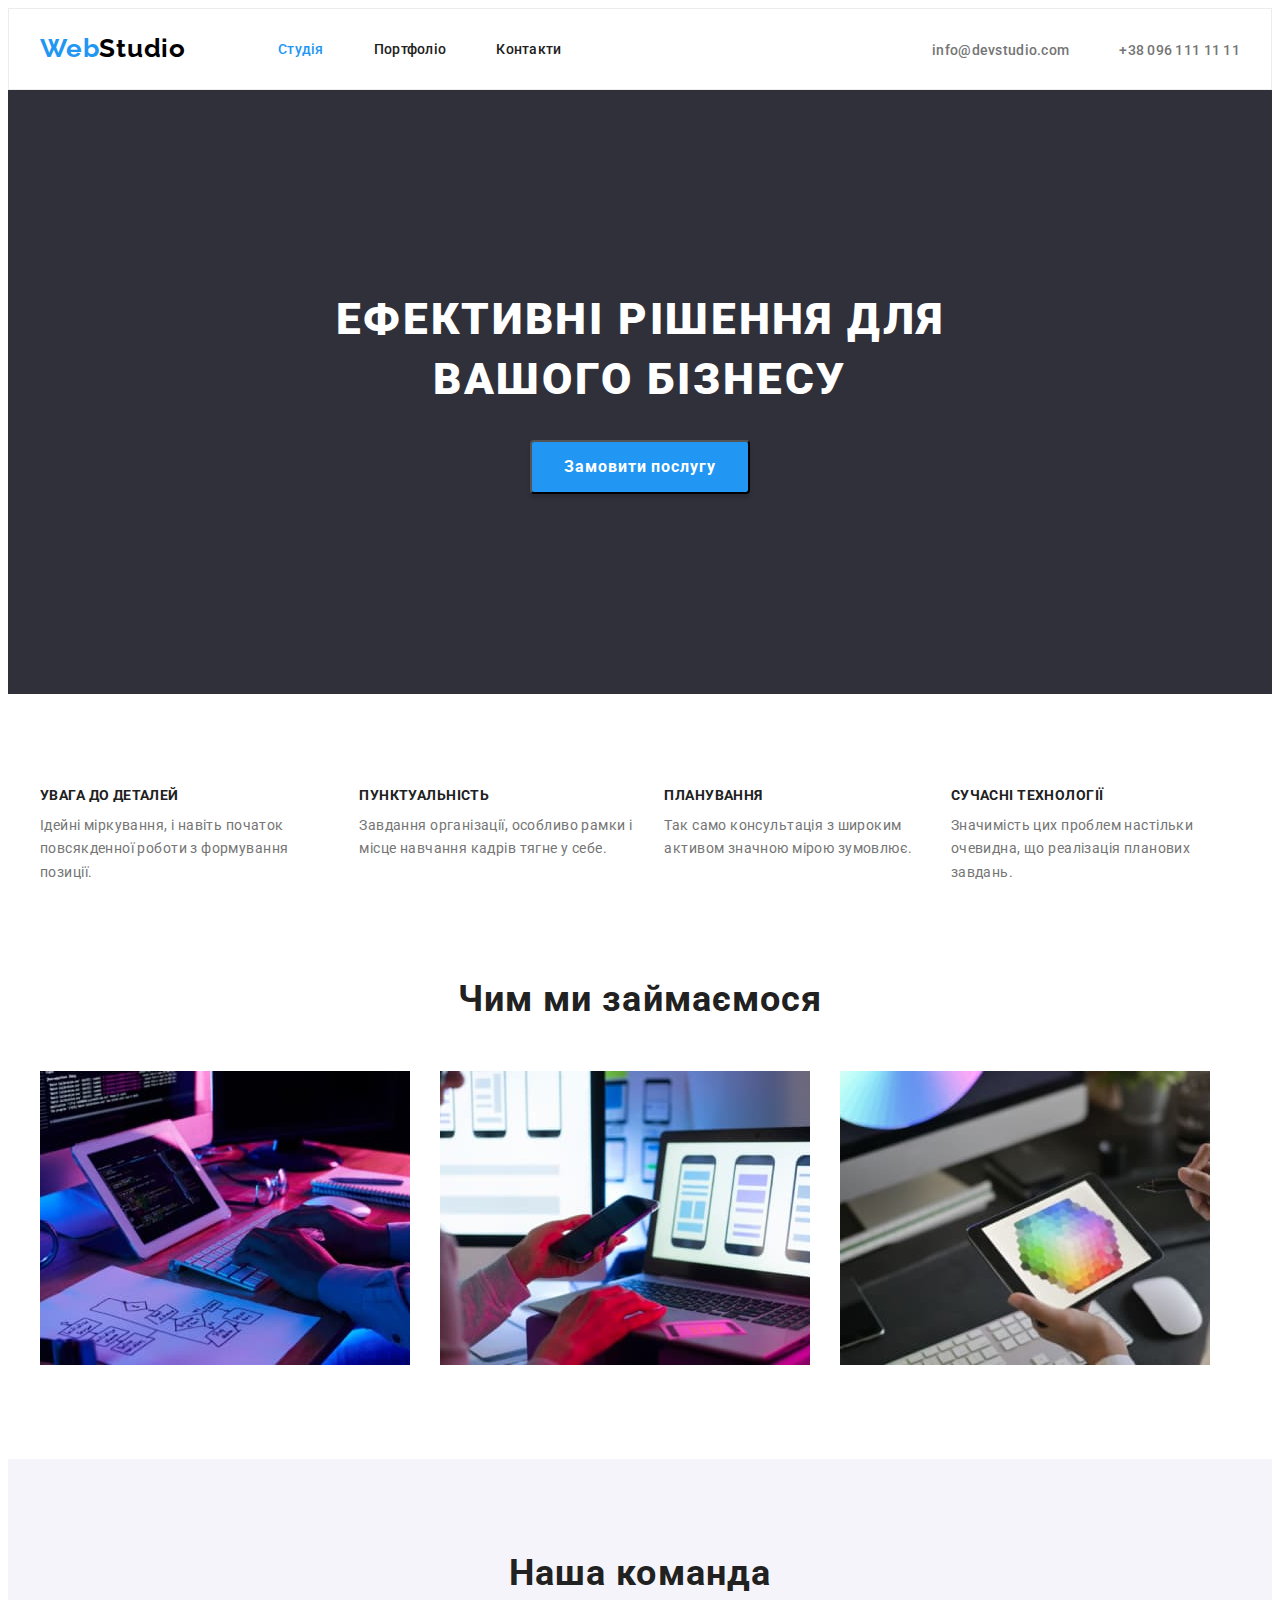
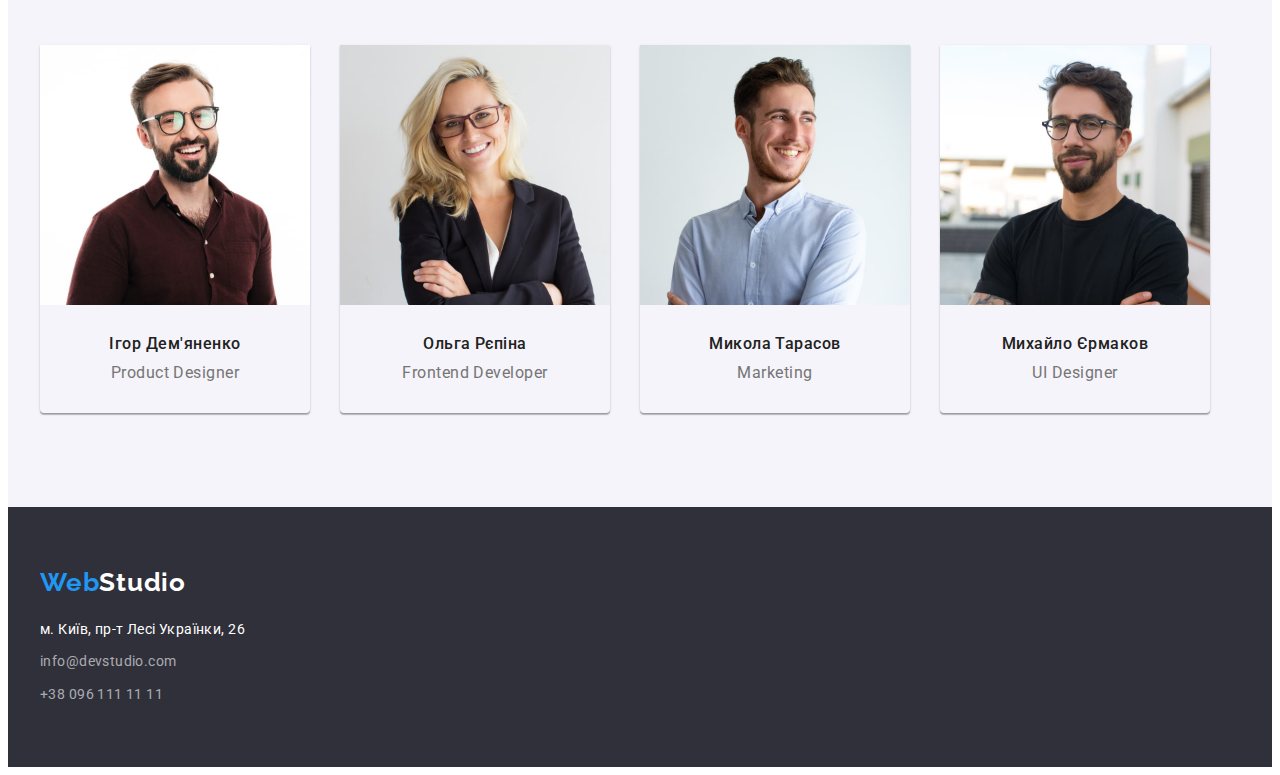
<file: index.html>
<!DOCTYPE html>
<html lang="uk">
  <head>
    <meta charset="UTF-8" />
    <meta http-equiv="X-UA-Compatible" content="IE=edge" />
    <meta name="viewport" content="width=device-width, initial-scale=1.0" />
    <title>WebStudio</title>
    <link rel="preconnect" href="https://fonts.googleapis.com" />
    <link rel="preconnect" href="https://fonts.gstatic.com" crossorigin />
    <link
      href="https://fonts.googleapis.com/css2?family=Raleway:wght@700&family=Roboto:wght@400;500;700;900&display=swap"
      rel="stylesheet"
    />
    <link
      rel="stylesheet"
      href="https://cdnjs.cloudflare.com/ajax/libs/modern-normalize/1.1.0/modern-normalize.min.css"
      integrity="sha512-wpPYUAdjBVSE4KJnH1VR1HeZfpl1ub8YT/NKx4PuQ5NmX2tKuGu6U/JRp5y+Y8XG2tV+wKQpNHVUX03MfMFn9Q=="
      crossorigin="anonymous"
      referrerpolicy="no-referrer"
    />
    <link rel="stylesheet" href="./css/styles.css" />
  </head>
  <body>
    <!--header -->
    <header class="header">
      <div class="container main-header">
        <a href="./index.html" class="logo up"
          >Web<span class="logo-header">Studio</span>
        </a>
        <nav class="nav">
          <ul class="nav-list list">
            <li class="item">
              <a href="./index.html" class="nav-link-current">Студія</a>
            </li>
            <li class="item">
              <a href="./portfoloio.html" class="nav-link">Портфоліо</a>
            </li>
            <li class="item"><a href="" class="nav-link"> Контакти</a></li>
          </ul>
        </nav>
        <ul class="header-list list">
          <li class="item">
            <a href="mailto:info@devstudio.com" class="list-link"
              >info@devstudio.com</a
            >
          </li>
          <li class="item">
            <a href="tel:+380961111111" class="list-link">+38 096 111 11 11</a>
          </li>
        </ul>
      </div>
    </header>
    <!-- main -->
    <main>
      <!-- hero -->
      <section class="hero">
        <h1 class="hero-title">Ефективні рішення для вашого бізнесу</h1>
        <button type="button" class="hero-btn">Замовити послугу</button>
      </section>
      <!-- benefits -->
      <section class="benefits">
        <div class="container">
          <h2 class="visually-hidden">Переваги</h2>
          <ul class="benefits-list list">
            <li class="item">
              <h3 class="benefits-title">Увага до деталей</h3>
              <p class="benefits-text">
                Ідейні міркування, і навіть початок повсякденної роботи з
                формування позиції.
              </p>
            </li>
            <li class="item">
              <h3 class="benefits-title">Пунктуальність</h3>
              <p class="benefits-text">
                Завдання організації, особливо рамки і місце навчання кадрів
                тягне у себе.
              </p>
            </li>
            <li class="item">
              <h3 class="benefits-title">Планування</h3>
              <p class="benefits-text">
                Так само консультація з широким активом значною мірою зумовлює.
              </p>
            </li>
            <li class="item">
              <h3 class="benefits-title">Сучасні технології</h3>
              <p class="benefits-text">
                Значимість цих проблем настільки очевидна, що реалізація
                планових завдань.
              </p>
            </li>
          </ul>
        </div>
      </section>
      <!-- activity -->
      <section class="activity">
        <div class="container">
          <h2 class="activity-title">Чим ми займаємося</h2>
          <ul class="activity-list list">
            <li class="item">
              <img
                src="./image/studio/photo1.jpg"
                alt="Набір текста на клавіатурі"
                width="370"
              />
            </li>
            <li class="item">
              <img
                src="./image/studio/photo2.jpg"
                alt="Робота на ноутбуці"
                width="370"
              />
            </li>
            <li class="item">
              <img
                src="./image/studio/photo3.jpg"
                alt="Робота за планшетом"
                width="370"
              />
            </li>
          </ul>
        </div>
      </section>
      <!--team -->
      <section class="team">
        <div class="container">
          <h2 class="team-title">Наша команда</h2>
          <ul class="team-list list">
            <li class="team-item">
              <img
                src="./image/studio/img1.jpg"
                alt="Співробітник Ігор Дем'яненко"
                width="270"
              />
              <div class="description">
                <h3 class="team-person">Ігор Дем'яненко</h3>
                <p lang="en" class="team-text">Product Designer</p>
              </div>
            </li>
            <li class="team-item">
              <img
                src="./image/studio/img2.jpg"
                alt="Співробітник Ольга Рєпіна"
                width="270"
              />
              <div class="description">
                <h3 class="team-person">Ольга Рєпіна</h3>
                <p lang="en" class="team-text">Frontend Developer</p>
              </div>
            </li>
            <li class="team-item">
              <img
                src="./image/studio/img3.jpg"
                alt="Співробітник Микола Тарасов"
                width="270"
              />
              <div class="description">
                <h3 class="team-person">Микола Тарасов</h3>
                <p lang="en" class="team-text">Marketing</p>
              </div>
            </li>
            <li class="team-item">
              <img
                src="./image/studio/img4.jpg"
                alt="Співробітник Михайло Єрмаков"
                width="270"
              />
              <div class="description">
                <h3 class="team-person">Михайло Єрмаков</h3>
                <p lang="en" class="team-text">UI Designer</p>
              </div>
            </li>
          </ul>
        </div>
      </section>
    </main>
    <!-- footer -->
    <footer class="footer">
      <div class="container main-footer">
        <a href="./index.html" class="logo"
          >Web<span class="logo-footer">Studio</span></a
        >
        <address>
          <ul class="footer-list list">
            <li class="item">
              <a
                href="https://www.google.com.ua/maps/place/%D0%B1%D1%83%D0%BB.+%D0%9B%D0%B5%D1%81%D0%B8+%D0%A3%D0%BA%D1%80%D0%B0%D0%B8%D0%BD%D0%BA%D0%B8,+26,+%D0%9A%D0%B8%D0%B5%D0%B2,+02000/@50.4265807,30.5361971,17z/data=!4m13!1m7!3m6!1s0x40d4cf0e033ecbe9:0x57a4dffefec77da0!2z0LHRg9C7LiDQm9C10YHQuCDQo9C60YDQsNC40L3QutC4LCAyNiwg0JrQuNC10LIsIDAyMDAw!3b1!8m2!3d50.4265807!4d30.5383859!3m4!1s0x40d4cf0e033ecbe9:0x57a4dffefec77da0!8m2!3d50.4265807!4d30.5383858?hl=ru"
                target="_blank"
                rel="noopener noreferrer nofollow"
                class="footer-adress"
                >м. Київ, пр-т Лесі Українки, 26</a
              >
            </li>
            <li class="item">
              <a href="mailto:info@devstudio.com" class="footer-contact"
                >info@devstudio.com</a
              >
            </li>
            <li class="item">
              <a href="tel:+380961111111" class="footer-contact"
                >+38 096 111 11 11</a
              >
            </li>
          </ul>
        </address>
      </div>
    </footer>
  </body>
</html>
</file>
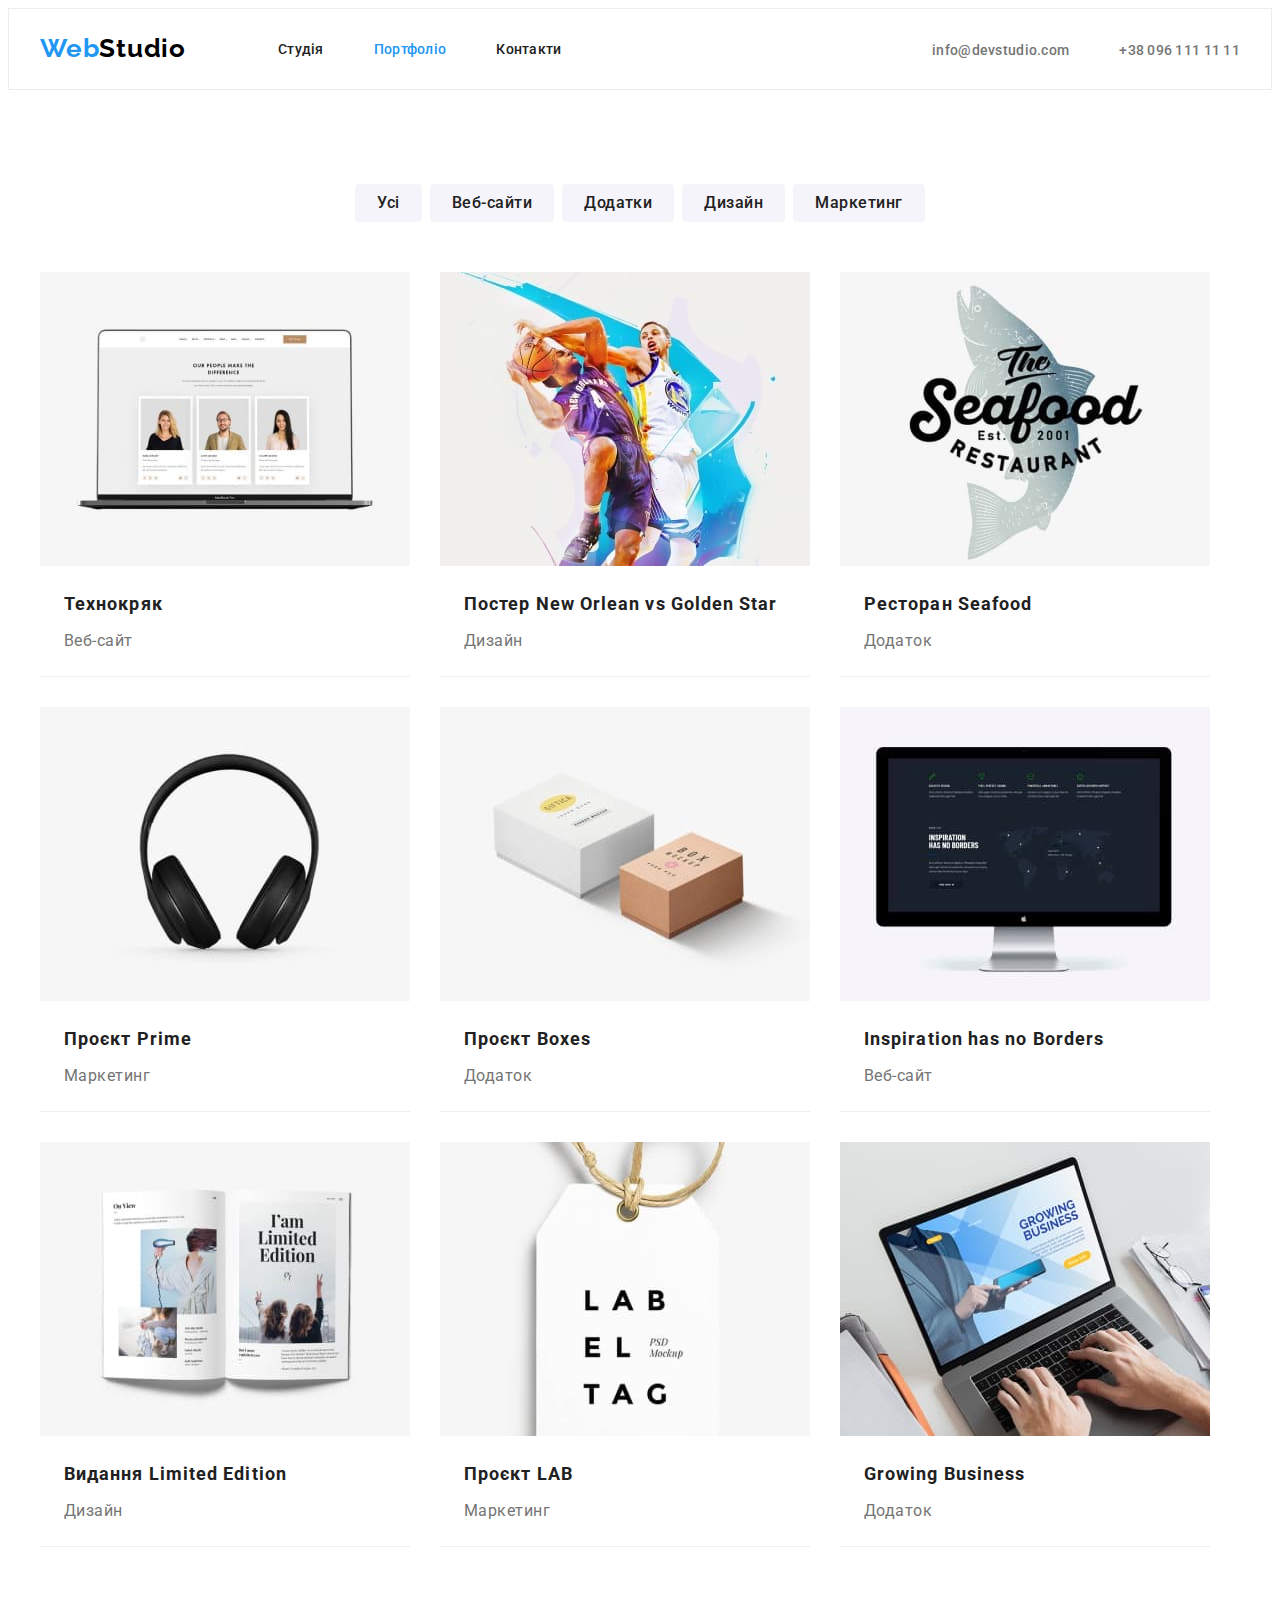
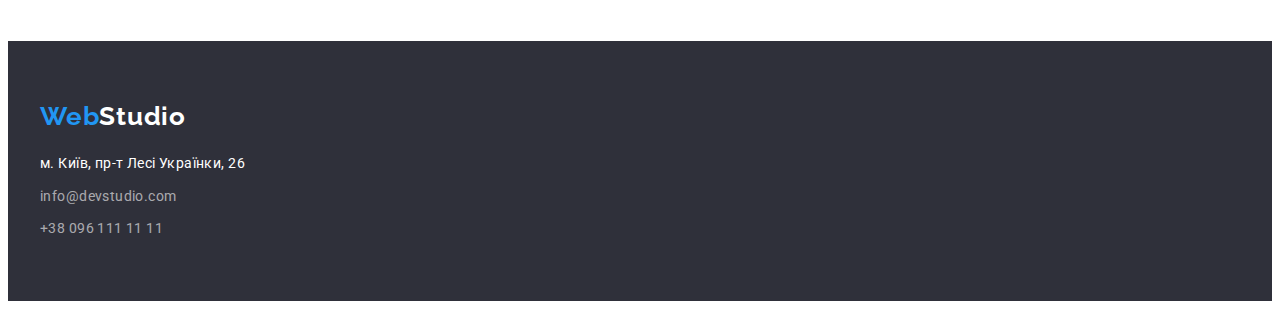
<file: portfoloio.html>
<!DOCTYPE html>
<html lang="uk">
  <head>
    <meta charset="UTF-8" />
    <meta http-equiv="X-UA-Compatible" content="IE=edge" />
    <meta name="viewport" content="width=device-width, initial-scale=1.0" />
    <title>WebStudio</title>
    <link rel="preconnect" href="https://fonts.googleapis.com" />
    <link rel="preconnect" href="https://fonts.gstatic.com" crossorigin />
    <link
      href="https://fonts.googleapis.com/css2?family=Raleway:wght@700&family=Roboto:wght@400;500;700;900&display=swap"
      rel="stylesheet"
    />
    <link
      rel="stylesheet"
      href="https://cdnjs.cloudflare.com/ajax/libs/modern-normalize/1.1.0/modern-normalize.min.css"
      integrity="sha512-wpPYUAdjBVSE4KJnH1VR1HeZfpl1ub8YT/NKx4PuQ5NmX2tKuGu6U/JRp5y+Y8XG2tV+wKQpNHVUX03MfMFn9Q=="
      crossorigin="anonymous"
      referrerpolicy="no-referrer"
    />
    <link rel="stylesheet" href="./css/styles.css" />
  </head>
  <body>
    <!-- header -->
    <header class="header">
      <div class="container main-header">
        <a href="./index.html" class="logo up"
          >Web<span class="logo-header">Studio</span>
        </a>
        <nav class="nav">
          <ul class="nav-list list">
            <li class="item">
              <a href="./index.html" class="nav-link">Студія</a>
            </li>
            <li class="item">
              <a href="./portfoloio.html" class="nav-link-current">Портфоліо</a>
            </li>
            <li class="item"><a href="" class="nav-link"> Контакти</a></li>
          </ul>
        </nav>
        <ul class="header-list list">
          <li class="item">
            <a href="mailto:info@devstudio.com" class="list-link"
              >info@devstudio.com</a
            >
          </li>
          <li class="item">
            <a href="tel:+380961111111" class="list-link">+38 096 111 11 11</a>
          </li>
        </ul>
      </div>
    </header>
    <main>
      <!-- portfolio -->
      <section class="portfolio">
        <div class="container">
          <h1 class="visually-hidden">Портфоліо</h1>
          <ul class="portfolio-btn list">
            <li class="item">
              <button type="button" class="btn">Усі</button>
            </li>
            <li class="item">
              <button type="button" class="btn">Веб-сайти</button>
            </li>
            <li class="item">
              <button type="button" class="btn">Додатки</button>
            </li>
            <li class="item">
              <button type="button" class="btn">Дизайн</button>
            </li>
            <li class="item">
              <button type="button" class="btn">Маркетинг</button>
            </li>
          </ul>
          <ul class="portfolio-list list">
            <li class="item">
              <a href=""
                ><img
                  src="./image/portfolio/img1.jpg"
                  alt="ноутбук"
                  width="370"
                />
                <div class="desc">
                  <h2 class="portfolio-title">Технокряк</h2>
                  <p class="portfolio-text">Веб-сайт</p>
                </div></a
              >
            </li>
            <li class="item">
              <a href="">
                <img
                  src="./image/portfolio/img2.jpg"
                  alt="баскетболісти"
                  width="370"
                />
                <div class="desc">
                  <h2 class="portfolio-title">
                    Постер New Orlean vs Golden Star
                  </h2>
                  <p class="portfolio-text">Дизайн</p>
                </div></a
              >
            </li>
            <li class="item">
              <a href=""
                ><img
                  src="./image/portfolio/img3.jpg"
                  alt="логотип ресторану з назвою"
                  width="370"
                />
                <div class="desc">
                  <h2 class="portfolio-title">Ресторан Seafood</h2>
                  <p class="portfolio-text">Додаток</p>
                </div></a
              >
            </li>
            <li class="item">
              <a href=""
                ><img
                  src="./image/portfolio/img4.jpg"
                  alt="навушники"
                  width="370"
                />
                <div class="desc">
                  <h2 class="portfolio-title">Проєкт Prime</h2>
                  <p class="portfolio-text">Маркетинг</p>
                </div></a
              >
            </li>
            <li class="item">
              <a href=""
                ><img
                  src="./image/portfolio/img5.jpg"
                  alt="дві коробки"
                  width="370"
                />
                <div class="desc">
                  <h2 class="portfolio-title">Проєкт Boxes</h2>
                  <p class="portfolio-text">Додаток</p>
                </div></a
              >
            </li>
            <li class="item">
              <a href=""
                ><img
                  src="./image/portfolio/img6.jpg"
                  alt="екран монітора"
                  width="370"
                />
                <div class="desc">
                  <h2 class="portfolio-title">Inspiration has no Borders</h2>
                  <p class="portfolio-text">Веб-сайт</p>
                </div></a
              >
            </li>
            <li class="item">
              <a href=""
                ><img
                  src="./image/portfolio/img7.jpg"
                  alt="розгорнута книга"
                  width="370"
                />
                <div class="desc">
                  <h2 class="portfolio-title">Видання Limited Edition</h2>
                  <p class="portfolio-text">Дизайн</p>
                </div></a
              >
            </li>
            <li class="item">
              <a href=""
                ><img
                  src="./image/portfolio/img8.jpg"
                  alt="брелок з логотипом"
                  width="370"
                />
                <div class="desc">
                  <h2 class="portfolio-title">Проєкт LAB</h2>
                  <p class="portfolio-text">Маркетинг</p>
                </div></a
              >
            </li>
            <li class="item">
              <a href=""
                ><img
                  src="./image/portfolio/img9.jpg"
                  alt="людина працює за ноутбуком"
                  width="370"
                />
                <div class="desc">
                  <h2 class="portfolio-title">Growing Business</h2>
                  <p class="portfolio-text">Додаток</p>
                </div></a
              >
            </li>
          </ul>
        </div>
      </section>
    </main>
    <footer class="footer">
      <div class="container main-footer">
        <a href="./index.html" class="logo"
          >Web<span class="logo-footer">Studio</span></a
        >
        <address>
          <ul class="footer-list list">
            <li class="item">
              <a
                href="https://www.google.com.ua/maps/place/%D0%B1%D1%83%D0%BB.+%D0%9B%D0%B5%D1%81%D0%B8+%D0%A3%D0%BA%D1%80%D0%B0%D0%B8%D0%BD%D0%BA%D0%B8,+26,+%D0%9A%D0%B8%D0%B5%D0%B2,+02000/@50.4265807,30.5361971,17z/data=!4m13!1m7!3m6!1s0x40d4cf0e033ecbe9:0x57a4dffefec77da0!2z0LHRg9C7LiDQm9C10YHQuCDQo9C60YDQsNC40L3QutC4LCAyNiwg0JrQuNC10LIsIDAyMDAw!3b1!8m2!3d50.4265807!4d30.5383859!3m4!1s0x40d4cf0e033ecbe9:0x57a4dffefec77da0!8m2!3d50.4265807!4d30.5383858?hl=ru"
                target="_blank"
                rel="noopener noreferrer nofollow"
                class="footer-adress"
                >м. Київ, пр-т Лесі Українки, 26</a
              >
            </li>
            <li class="item">
              <a href="mailto:info@devstudio.com" class="footer-contact"
                >info@devstudio.com</a
              >
            </li>
            <li class="item">
              <a href="tel:+380961111111" class="footer-contact"
                >+38 096 111 11 11</a
              >
            </li>
          </ul>
        </address>
      </div>
    </footer>
  </body>
</html>
</file>
<file: css/styles.css>
:root {
  --bgc: #ffffff;
  --secondary-bgc: #f5f4fa;
  --accent-color: #2196f3;
  --primery-text-color: #212121;
  --secondary-text-color: #757575;
  --bgc-hero: #2f303a;
  --bgc-footer: #2f303a;
}

body {
  background-color: var(--bgc);
  color: var(--primery-text-color);
  font-family: "Roboto", sans-serif;
}
.container {
  margin-left: auto;
  margin-right: auto;
  width: 1200px;
  padding-left: 15px;
  padding-right: 15px;
}
.hero,
.footer {
  background-color: var(--bgc-hero);
}
.list {
  list-style: none;
  display: flex;
  padding: 0;
  margin: 0;
}
.visually-hidden {
  position: absolute;
  white-space: nowrap;
  width: 1px;
  height: 1px;
  overflow: hidden;
  border: 0;
  clip: rect(0 0 0 0);
  clip-path: inset(50%);
  margin: -1px;
}
h1,
h2,
h3,
h4,
h5,
h6,
p {
  margin: 0;
}
h2 {
  margin-bottom: 4px;
}
h3 {
  margin-bottom: 10px;
}
img {
  display: block;
}

/* основной цвет текста color: #212121; */
/* вторичный цвет текста color: #757575; */
/* цвет активации  color: #2196F3; */
/* основной цвет фона bgc: #F5F5F5; */
/* вторичный цвет фона bgc: #F5F4FA; */
/* цвет героя и футера фон bgc: #2f303a; */

/* heder */
.header {
  background-color: #ffffff;
  border: 1px solid #ececec;
}
.header-list {
  margin-left: auto;
}
.main-header {
  display: flex;
  align-items: center;
}
.up {
  padding: 24px 0 25px;
}
.logo {
  font-family: "Raleway";
  font-weight: 700;
  font-size: 26px;
  line-height: 1.19;
  letter-spacing: 0.03em;
  color: var(--accent-color);
  text-decoration: none;
}
.logo-header {
  color: rgba(0, 0, 0, 1);
}
.logo-footer {
  color: rgba(255, 255, 255, 1);
}
.nav {
  margin-left: 92px;
}
.nav-link,
.nav-link-current {
  display: block;
  padding-top: 32px;
  padding-bottom: 32px;
  font-style: normal;
  font-weight: 500;
  font-size: 14px;
  line-height: 16px;
  letter-spacing: 0.02em;
  color: var(--primery-text-color);
}
.nav-link:hover,
.nav-link:focus,
.nav-link-current {
  color: var(--accent-color);
}

.nav-list,
.list-link {
  font-weight: 500;
  font-size: 14px;
  line-height: 1.14;
  letter-spacing: 0.02em;
  list-style: none;
}
.nav-list a,
.header-list a {
  text-decoration: none;
}

.list-link {
  padding: 32px 0;
  color: var(--secondary-text-color);
}
.list-link:hover,
.list-link:focus {
  color: var(--accent-color);
}
.nav-list .item:not(:last-child) {
  margin-right: 50px;
}
.header-list .item + .item {
  margin-left: 50px;
}

/* hero*/
.hero {
  padding: 200px 0;
  text-align: center;
}

.hero-title {
  max-width: 696px;
  margin: 0 auto 30px;
  font-weight: 900;
  font-size: 44px;
  line-height: 1.36;
  letter-spacing: 0.06em;
  text-transform: uppercase;
  color: #ffffff;
}
.hero-btn {
  display: inline-block;
  padding: 10px 32px;
  align-items: center;
  text-align: center;
  font-family: "Roboto";
  background-color: var(--accent-color);
  color: #ffffff;
  cursor: pointer;
  min-width: 200px;
  font-weight: 700;
  font-size: 16px;
  line-height: 1.87;
  letter-spacing: 0.06em;
  box-shadow: 0px 4px 4px rgba(0, 0, 0, 0.15);
  border-radius: 4px;
}

.hero-btn:hover,
.hero-btn:focus,
.hero-btn:active {
  background: #188ce8;
  box-shadow: 0px 4px 4px rgba(0, 0, 0, 0.15);
  border-radius: 4px;
}

.btn:hover,
.btn:focus {
  background-color: var(--accent-color);
  color: #ffffff;
}
/* benefits */
.benefits {
  padding: 94px 0;
}
.benefits-list .item {
  width: calc((100%-90px) / 4);
  margin-right: 30px;
}
.benefits-list .item:last-child {
  margin-right: 0;
}

.benefits-title {
  font-weight: 700;
  font-size: 14px;
  line-height: 1.14;
  letter-spacing: 0.03em;
  text-transform: uppercase;
  color: var(--primery-text-color);
}
.benefits-text {
  font-weight: 400;
  font-size: 14px;
  line-height: 1.71;
  letter-spacing: 0.03em;
  color: var(--secondary-text-color);
}
/* activity */
.activity {
  padding: 0 0 94px;
}
.activity-title {
  margin-bottom: 50px;
  font-weight: 700;
  font-size: 36px;
  line-height: 1.16;
  letter-spacing: 0.03em;
  text-align: center;
}

.activity-list .item:not(:last-child) {
  margin-right: 30px;
}

/* team */
.description {
  padding-top: 30px;
  padding-bottom: 30px;
}

.team {
  padding: 94px 0;
  background-color: var(--secondary-bgc);
}
.team-item:not(:last-child) {
  margin-right: 30px;
}
.team-item {
  width: calc((100%-90px) / 4);
  /* background-color: var(--bgc); */
  box-shadow: 0px 1px 3px rgba(0, 0, 0, 0.12), 0px 1px 1px rgba(0, 0, 0, 0.14),
    0px 2px 1px rgba(0, 0, 0, 0.2);
  border-radius: 0px 0px 4px 4px;
}
.team-title {
  margin-bottom: 50px;
  font-weight: 700;
  font-size: 36px;
  line-height: 1.16;
  letter-spacing: 0.03em;
  text-align: center;
}
.team-person {
  font-weight: 500;
  font-size: 16px;
  line-height: 1.18;
  text-align: center;
  letter-spacing: 0.03em;
}
.team-text {
  font-size: 16px;
  line-height: 1.18;
  text-align: center;
  letter-spacing: 0.03em;
  color: var(--secondary-text-color);
}
/* portfolio */
.portfolio-list {
  display: flex;
  flex-wrap: wrap;
  gap: 30px;
}
.portfolio-list .item {
  width: 370px;
}
.desc {
  padding: 20px 24px;
  border-bottom: 1px solid #eeeeee;
}

.portfolio {
  padding: 94px 0;
}
.portfolio-btn .item + .item {
  margin-left: 8px;
}

.btn {
  padding: 6px 22px;
  display: block;
  font-family: "Roboto";
  font-weight: 500;
  font-size: 16px;
  line-height: 1.62;
  text-align: center;
  border: 0;
  border-radius: 4px;
  letter-spacing: 0.03em;
  background-color: var(--secondary-bgc);
  color: var(--primery-text-color);
  cursor: pointer;
}
.portfolio-btn {
  display: flex;
  justify-content: center;
  margin-bottom: 50px;
}

.portfolio-list a {
  text-decoration: none;
}
.portfolio-title {
  color: var(--primery-text-color);
  font-weight: 700;
  font-size: 18px;
  line-height: 2;
  letter-spacing: 0.06em;
}
.portfolio-text {
  font-size: 16px;
  line-height: 1.87;
  letter-spacing: 0.03em;
  color: var(--secondary-text-color);
}

/* footer */
.container .footer-list {
  display: inline-block;
}
.main-footer .logo {
  display: inline-block;
  margin-bottom: 20px;
}
.footer {
  padding-top: 60px;
  padding-bottom: 60px;
}
.footer-list .item:not(:last-child) {
  margin-bottom: 9px;
}

.footer-adress {
  display: inline-block;
  font-style: normal;
  font-weight: 400;
  font-size: 14px;
  line-height: 1.71;
  letter-spacing: 0.03em;
  color: #ffffff;
  text-decoration: none;
}
.footer-contact {
  display: inline-block;
  color: rgba(255, 255, 255, 0.6);
  font-style: normal;
  font-weight: 400;
  font-size: 14px;
  line-height: 1.71;
  letter-spacing: 0.03em;
  text-decoration: none;
}
.footer-contact:hover,
.footer-contact:focus,
.footer-adress:hover,
.footer-adress:focus {
  color: var(--accent-color);
}
</file>
